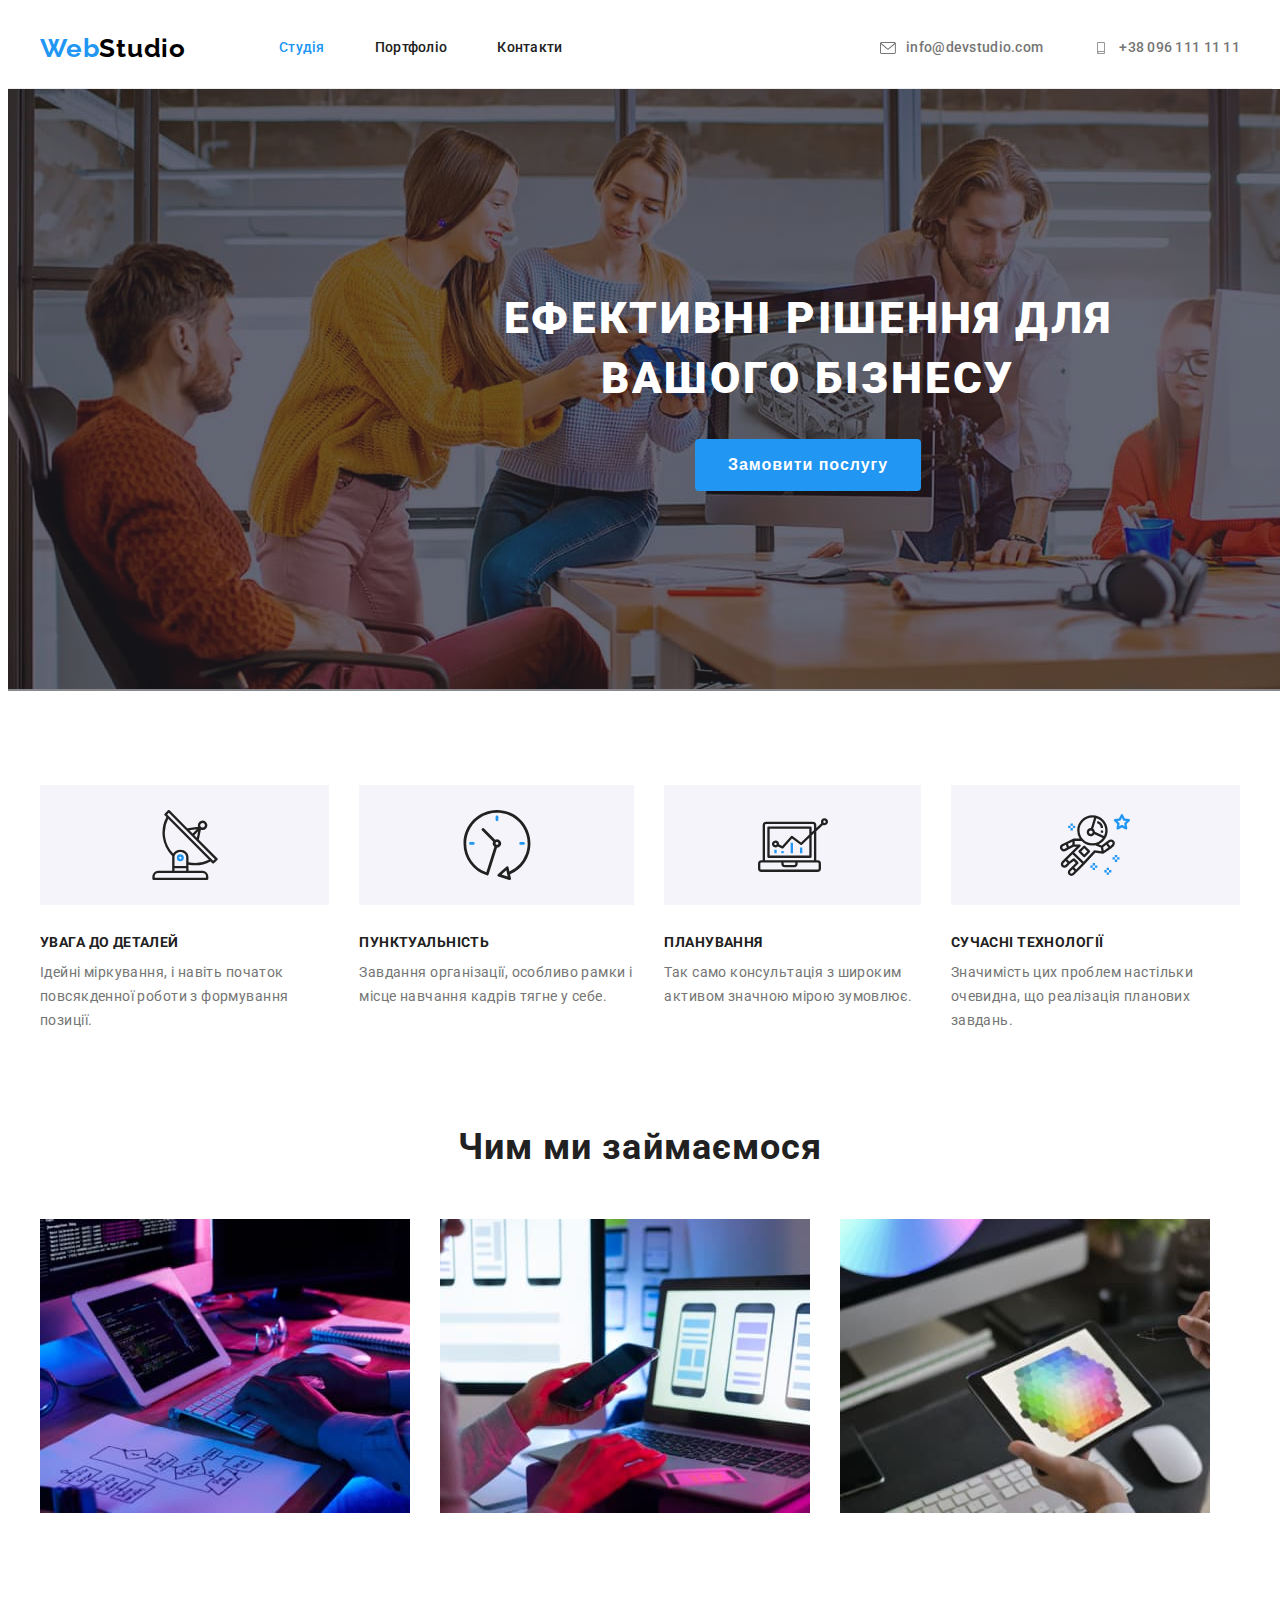
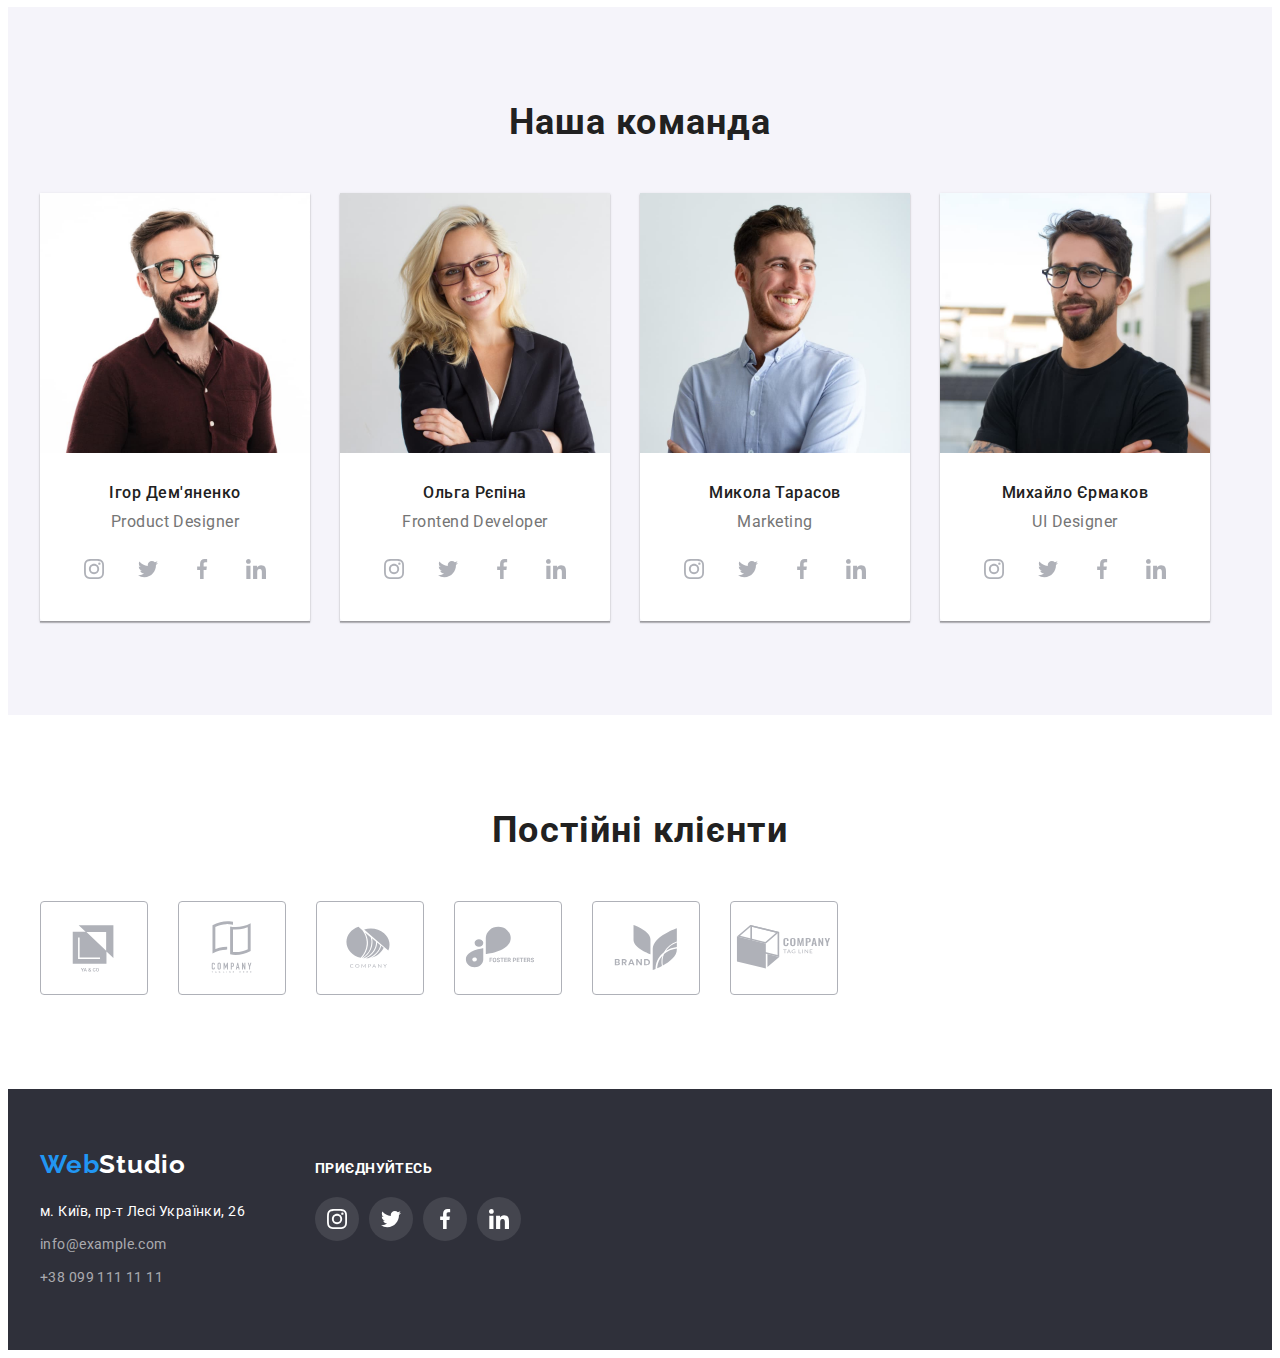
<file: index.html>
<!DOCTYPE html>
<html lang="uk">
  <head>
    <meta charset="UTF-8" />
    <meta name="viewport" content="width=device-width, initial-scale=1.0" />
    <title>Document</title>
    <link rel="preconnect" href="https://fonts.googleapis.com" />
    <link rel="preconnect" href="https://fonts.gstatic.com" crossorigin />
    <link
      href="https://fonts.googleapis.com/css2?family=Raleway:wght@700&family=Roboto:wght@400;500;700;900&display=swap"
      rel="stylesheet"
    />
    <link
      rel="stylesheet"
      href="https://cdnjs.cloudflare.com/ajax/libs/modern-normalize/1.1.0/modern-normalize.min.css"
      integrity="sha512-wpPYUAdjBVSE4KJnH1VR1HeZfpl1ub8YT/NKx4PuQ5NmX2tKuGu6U/JRp5y+Y8XG2tV+wKQpNHVUX03MfMFn9Q=="
      crossorigin="anonymous"
      referrerpolicy="no-referrer"
    />
    <link rel="stylesheet" href="./css/styles.css" />
  </head>

  <body>
    <header class="header-page section">
      <div class="container">
        <nav class="header-nav main-nav">
          <a href="./index.html" class="header-logo link" lang="en"
            ><span class="accent-logo">Web</span>Studio</a
          >
          <ul class="header-list list">
            <li class="header-item">
              <a href="./index.html" class="header-link link active">Студія</a>
            </li>
            <li class="header-item">
              <a href="./portfolio.html" class="header-link link">Портфоліо</a>
            </li>
            <li class="header-item">
              <a href="" class="header-link link">Контакти</a>
            </li>
          </ul>
        </nav>

        <ul class="auth-nav list">
          <li class="auth-nav-item">
            <a href="mailto:info@devstudio.com" class="auth-nav-link link">
              <svg class="button-icon" width="16px" height="12px">
                <use href="./img/icon-contacts.svg#icon-envelope"></use>
              </svg>
              info@devstudio.com</a
            >
          </li>
          <li class="auth-nav-item header-tel">
            <a href="tel:+380961111111" class="auth-nav-link link">
              <svg class="button-icon" width="16px" height="12px">
                <use href="./img/icon-contacts.svg#icon-smartphone"></use>
              </svg>
              +38 096 111 11 11</a
            >
          </li>
        </ul>
      </div>
    </header>

    <main>
      <!-- Hero-->
      <section class="hero section">
        <div class="container hero-content">
          <h1 class="hero-main-title">Ефективні рішення для вашого бізнесу</h1>
          <button type="button" class="hero-btn btn">Замовити послугу</button>
        </div>
      </section>

      <!--Advantages-->
      <section class="advantages section-body section">
        <div class="container">
          <h2 class="visually-hidden">Переваги підприємства, його якісні характеристики</h2>
          <ul class="advantages-list list">
            <li class="advantages-item">
              <div class="thumb">
                <svg class="advantages-icon" width="70" height="70">
                  <use href="./img/icon-adv.svg#icon-antenna"></use>
                </svg>
              </div>
              <h3 class="advantages-title">Увага до деталей</h3>
              <p class="advantages-text">
                Ідейні міркування, і навіть початок повсякденної роботи з формування позиції.
              </p>
            </li>
            <li class="advantages-item">
              <div class="thumb">
                <svg class="advantages-icon" width="70" height="70">
                  <use href="./img/icon-adv.svg#icon-clock"></use>
                </svg>
              </div>
              <h3 class="advantages-title">Пунктуальність</h3>
              <p class="advantages-text">
                Завдання організації, особливо рамки і місце навчання кадрів тягне у себе.
              </p>
            </li>
            <li class="advantages-item">
              <div class="thumb">
                <svg class="advantages-icon" width="70" height="70">
                  <use href="./img/icon-adv.svg#icon-diagram"></use>
                </svg>
              </div>
              <h3 class="advantages-title">Планування</h3>
              <p class="advantages-text">
                Так само консультація з широким активом значною мірою зумовлює.
              </p>
            </li>
            <li class="advantages-item">
              <div class="thumb">
                <svg class="advantages-icon" width="70" height="70">
                  <use href="./img/icon-adv.svg#icon-astronaut"></use>
                </svg>
              </div>
              <h3 class="advantages-title">Сучасні технології</h3>
              <p class="advantages-text">
                Значимість цих проблем настільки очевидна, що реалізація планових завдань.
              </p>
            </li>
          </ul>
        </div>
      </section>

      <!--Workarea-->
      <section class="workarea section-body section">
        <div class="container">
          <h2 class="workarea-title-section">Чим ми займаємося</h2>
          <ul class="workarea-list list">
            <li class="workarea-item">
              <img
                src="./img/workarea-1.jpg"
                alt="Чоловічі руки набирають програмний код, який відображається на планшета"
                width="370"
                height="294"
              />
            </li>
            <li class="workarea-item">
              <img
                src="./img/workarea-2.jpg"
                alt="Ноутбук, на екрані якого показані варіанти дисплея мобільних телефонів"
                width="370"
                height="294"
              />
            </li>
            <li class="workarea-item">
              <img
                src="./img/workarea-3.jpg"
                alt="Планшет, на дисплеї якого показана палітра всіх можливих тонів кольорів"
                width="370"
                height="294"
              />
            </li>
          </ul>
        </div>
      </section>

      <!--Team-->
      <section class="team section-body section">
        <div class="container">
          <h2 class="team-title-section">Наша команда</h2>
          <ul class="team-list list">
            <li class="team-item">
              <img
                src="./img/member-1.jpg"
                class="team-img"
                alt="Чоловік"
                width="270"
                height="260"
              />
              <div class="team-content">
                <h3 class="team-title">Ігор Дем'яненко</h3>
                <p class="team-text" lang="en">Product Designer</p>
                <ul class="team-soc list">
                  <li class="team-soc-item">
                    <a href="" class="team-soc-link link">
                      <svg class="team-soc-icon" width="20" height="20">
                        <use href="./img/icon-soc.svg#icon-instagram"></use>
                      </svg>
                    </a>
                  </li>
                  <li class="team-soc-item">
                    <a href="" class="team-soc-link link">
                      <svg class="team-soc-icon" width="20" height="20">
                        <use href="./img/icon-soc.svg#icon-twitter"></use>
                      </svg>
                    </a>
                  </li>
                  <li class="team-soc-item">
                    <a href="" class="team-soc-link link">
                      <svg class="team-soc-icon" width="20" height="20">
                        <use href="./img/icon-soc.svg#icon-facebook"></use>
                      </svg>
                    </a>
                  </li>
                  <li class="team-soc-item">
                    <a href="" class="team-soc-link link">
                      <svg class="team-soc-icon" width="20" height="20">
                        <use href="./img/icon-soc.svg#icon-linkedin"></use>
                      </svg>
                    </a>
                  </li>
                </ul>
              </div>
            </li>
            <li class="team-item">
              <img src="./img/member-2.jpg" class="team-img" alt="Жінка" width="270" height="260" />
              <div class="team-content">
                <h3 class="team-title">Ольга Рєпіна</h3>
                <p class="team-text" lang="en">Frontend Developer</p>
                <ul class="team-soc list">
                  <li class="team-soc-item">
                    <a href="" class="team-soc-link link">
                      <svg class="team-soc-icon" width="20" height="20">
                        <use href="./img/icon-soc.svg#icon-instagram"></use>
                      </svg>
                    </a>
                  </li>
                  <li class="team-soc-item">
                    <a href="" class="team-soc-link link">
                      <svg class="team-soc-icon" width="20" height="20">
                        <use href="./img/icon-soc.svg#icon-twitter"></use>
                      </svg>
                    </a>
                  </li>
                  <li class="team-soc-item">
                    <a href="" class="team-soc-link link">
                      <svg class="team-soc-icon" width="20" height="20">
                        <use href="./img/icon-soc.svg#icon-facebook"></use>
                      </svg>
                    </a>
                  </li>
                  <li class="team-soc-item">
                    <a href="" class="team-soc-link link">
                      <svg class="team-soc-icon" width="20" height="20">
                        <use href="./img/icon-soc.svg#icon-linkedin"></use>
                      </svg>
                    </a>
                  </li>
                </ul>
              </div>
            </li>
            <li class="team-item">
              <img
                src="./img/member-3.jpg"
                class="team-img"
                alt="Чоловік"
                width="270"
                height="260"
              />
              <div class="team-content">
                <h3 class="team-title">Микола Тарасов</h3>
                <p class="team-text" lang="en">Marketing</p>
                <ul class="team-soc list">
                  <li class="team-soc-item">
                    <a href="" class="team-soc-link link">
                      <svg class="team-soc-icon" width="20" height="20">
                        <use href="./img/icon-soc.svg#icon-instagram"></use>
                      </svg>
                    </a>
                  </li>
                  <li class="team-soc-item">
                    <a href="" class="team-soc-link link">
                      <svg class="team-soc-icon" width="20" height="20">
                        <use href="./img/icon-soc.svg#icon-twitter"></use>
                      </svg>
                    </a>
                  </li>
                  <li class="team-soc-item">
                    <a href="" class="team-soc-link link">
                      <svg class="team-soc-icon" width="20" height="20">
                        <use href="./img/icon-soc.svg#icon-facebook"></use>
                      </svg>
                    </a>
                  </li>
                  <li class="team-soc-item">
                    <a href="" class="team-soc-link link">
                      <svg class="team-soc-icon" width="20" height="20">
                        <use href="./img/icon-soc.svg#icon-linkedin"></use>
                      </svg>
                    </a>
                  </li>
                </ul>
              </div>
            </li>
            <li class="team-item">
              <img
                src="./img/member-4.jpg"
                class="team-img"
                alt="Чоловік"
                width="270"
                height="260"
              />
              <div class="team-content">
                <h3 class="team-title">Михайло Єрмаков</h3>
                <p class="team-text" lang="en">UI Designer</p>
                <ul class="team-soc list">
                  <li class="team-soc-item">
                    <a href="" class="team-soc-link link">
                      <svg class="team-soc-icon" width="20" height="20">
                        <use href="./img/icon-soc.svg#icon-instagram"></use>
                      </svg>
                    </a>
                  </li>
                  <li class="team-soc-item">
                    <a href="" class="team-soc-link link">
                      <svg class="team-soc-icon" width="20" height="20">
                        <use href="./img/icon-soc.svg#icon-twitter"></use>
                      </svg>
                    </a>
                  </li>
                  <li class="team-soc-item">
                    <a href="" class="team-soc-link link">
                      <svg class="team-soc-icon" width="20" height="20">
                        <use href="./img/icon-soc.svg#icon-facebook"></use>
                      </svg>
                    </a>
                  </li>
                  <li class="team-soc-item">
                    <a href="" class="team-soc-link link">
                      <svg class="team-soc-icon" width="20" height="20">
                        <use href="./img/icon-soc.svg#icon-linkedin"></use>
                      </svg>
                    </a>
                  </li>
                </ul>
              </div>
            </li>
          </ul>
        </div>
      </section>

      <!--Clients-->
      <section class="clients section-body section">
        <div class="container">
          <h2 class="clients-title">Постійні клієнти</h2>
          <ul class="clients-list list">
            <li class="clients-item">
              <a href="" class="clients-link link">
                <svg class="clients-icon" width="106" height="60">
                  <use href="./img/icon-logo.svg#icon-Logo-1"></use>
                </svg>
              </a>
            </li>
            <li class="clients-item">
              <a href="" class="clients-link link">
                <svg class="clients-icon" width="106" height="60">
                  <use href="./img/icon-logo.svg#icon-Logo-2"></use>
                </svg>
              </a>
            </li>
            <li class="clients-item">
              <a href="" class="clients-link link">
                <svg class="clients-icon" width="106" height="60">
                  <use href="./img/icon-logo.svg#icon-Logo-3"></use>
                </svg>
              </a>
            </li>
            <li class="clients-item">
              <a href="" class="clients-link link">
                <svg class="clients-icon" width="106" height="60">
                  <use href="./img/icon-logo.svg#icon-Logo-4"></use>
                </svg>
              </a>
            </li>
            <li class="clients-item">
              <a href="" class="clients-link link">
                <svg class="clients-icon" width="106" height="60">
                  <use href="./img/icon-logo.svg#icon-Logo-5"></use>
                </svg>
              </a>
            </li>
            <li class="clients-item">
              <a href="" class="clients-link link">
                <svg class="clients-icon" width="106" height="60">
                  <use href="./img/icon-logo.svg#icon-Logo-6"></use>
                </svg>
              </a>
            </li>
          </ul>
        </div>
      </section>
    </main>

    <footer class="footer section">
      <div class="container">
        <div class="footer-contacts">
          <a href="./index.html" class="footer-logo link" lang="en"
            ><span class="accent-logo">Web</span>Studio</a
          >
          <address>
            <p class="address-text">м. Київ, пр-т Лесі Українки, 26</p>
            <ul class="address-list list">
              <li class="footer-item">
                <a href="mailto:info@example.com" class="address-mail-link link"
                  >info@example.com</a
                >
              </li>
              <li>
                <a href="tel:+380991111111" class="address-tel-link link">+38 099 111 11 11</a>
              </li>
            </ul>
          </address>
        </div>
        <div class="footer-soc">
          <b class="footer-soc-agitation">приєднуйтесь</b>
          <ul class="footer-soc-list list">
            <li class="footer-soc-item">
              <a href="" class="footer-soc-link link">
                <svg class="footer-soc-icon" width="20" height="20">
                  <use href="./img/icon-footer-soc.svg#icon-instagram"></use>
                </svg>
              </a>
            </li>
            <li>
              <a href="" class="footer-soc-link link">
                <svg class="footer-soc-icon" width="20" height="20">
                  <use href="./img/icon-footer-soc.svg#icon-twitter"></use>
                </svg>
              </a>
            </li>
            <li>
              <a href="" class="footer-soc-link link">
                <svg class="footer-soc-icon" width="20" height="20">
                  <use href="./img/icon-footer-soc.svg#icon-facebook"></use>
                </svg>
              </a>
            </li>
            <li>
              <a href="" class="footer-soc-link link">
                <svg class="footer-soc-icon" width="20" height="20">
                  <use href="./img/icon-footer-soc.svg#icon-linkedin"></use>
                </svg>
              </a>
            </li>
          </ul>
        </div>
      </div>
    </footer>
  </body>
</html>
</file>
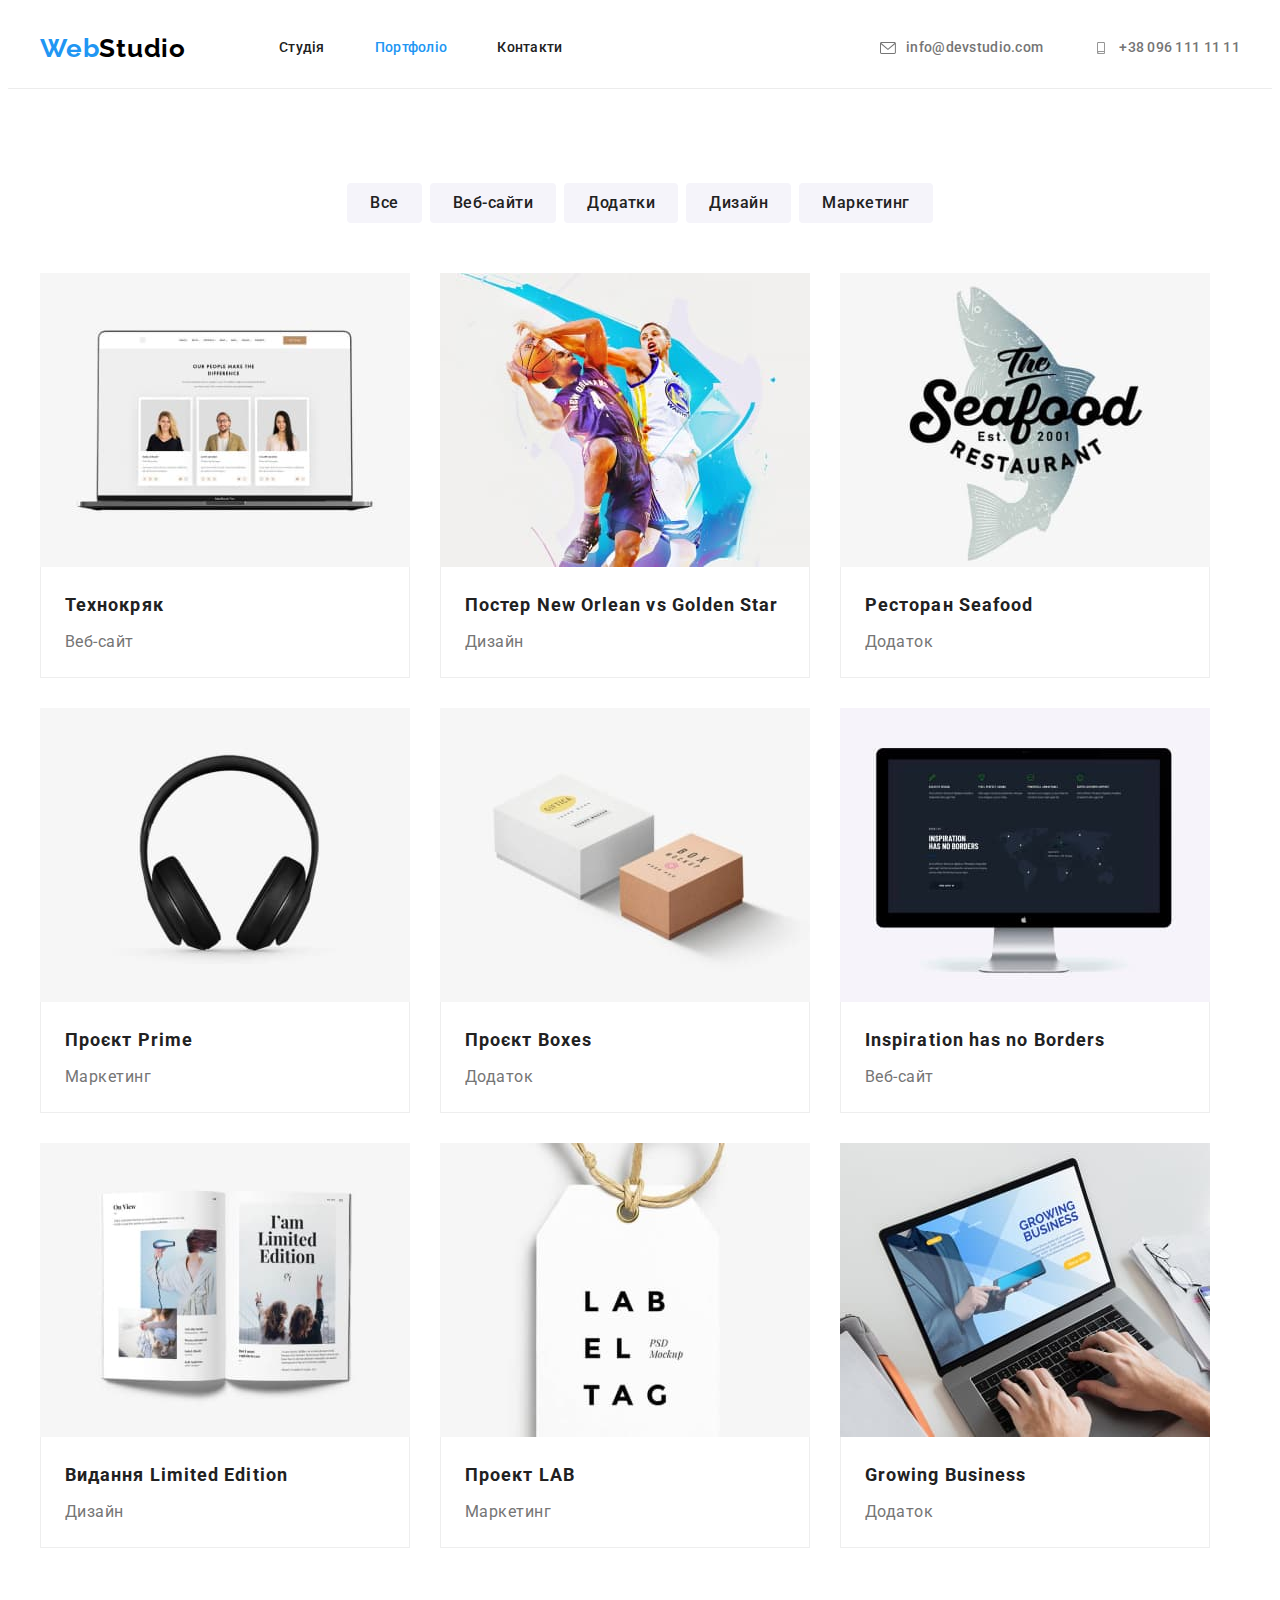
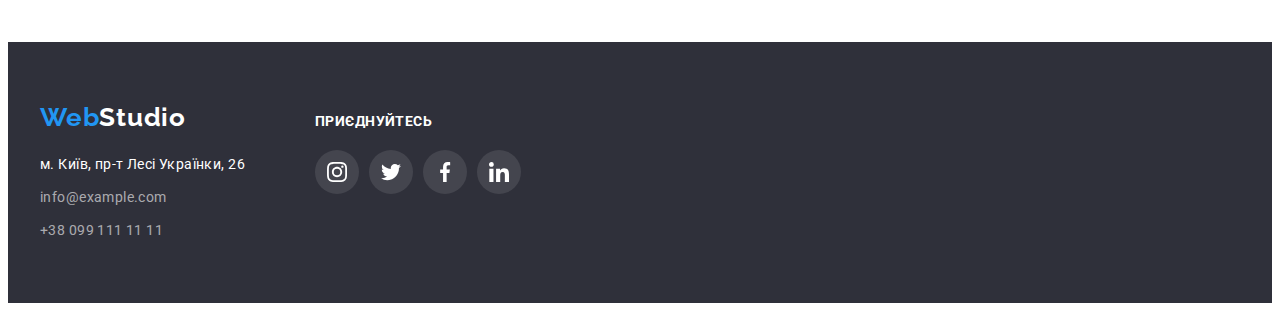
<file: portfolio.html>
<!DOCTYPE html>
<html lang="uk">
  <head>
    <meta charset="UTF-8" />
    <meta name="viewport" content="width=device-width, initial-scale=1.0" />
    <title>Document</title>
    <link rel="preconnect" href="https://fonts.googleapis.com" />
    <link rel="preconnect" href="https://fonts.gstatic.com" crossorigin />
    <link
      href="https://fonts.googleapis.com/css2?family=Raleway:wght@700&family=Roboto:wght@400;500;700;900&display=swap"
      rel="stylesheet"
    />
    <link
      rel="stylesheet"
      href="https://cdnjs.cloudflare.com/ajax/libs/modern-normalize/1.1.0/modern-normalize.min.css"
      integrity="sha512-wpPYUAdjBVSE4KJnH1VR1HeZfpl1ub8YT/NKx4PuQ5NmX2tKuGu6U/JRp5y+Y8XG2tV+wKQpNHVUX03MfMFn9Q=="
      crossorigin="anonymous"
      referrerpolicy="no-referrer"
    />
    <link rel="stylesheet" href="./css/styles.css" />
  </head>

  <body>
    <header class="header-page section">
      <div class="container">
        <nav class="header-nav main-nav">
          <a href="./index.html" class="header-logo link" lang="en"
            ><span class="accent-logo">Web</span>Studio</a
          >
          <ul class="header-list list">
            <li class="header-item">
              <a href="./index.html" class="header-link link">Студія</a>
            </li>
            <li class="header-item">
              <a href="./portfolio.html" class="header-link link active">Портфоліо</a>
            </li>
            <li class="header-item">
              <a href="" class="header-link link">Контакти</a>
            </li>
          </ul>
        </nav>

        <ul class="auth-nav list">
          <li class="auth-nav-item">
            <a href="mailto:info@devstudio.com" class="auth-nav-link link">
              <svg class="button-icon" width="16px" height="12px">
                <use href="./img/icon-contacts.svg#icon-envelope"></use>
              </svg>
              info@devstudio.com</a
            >
          </li>
          <li class="auth-nav-item header-tel">
            <a href="tel:+380961111111" class="auth-nav-link link">
              <svg class="button-icon" width="16px" height="12px">
                <use href="./img/icon-contacts.svg#icon-smartphone"></use>
              </svg>
              +38 096 111 11 11</a
            >
          </li>
        </ul>
      </div>
    </header>

    <main>
      <section class="portfolio-page section section-body">
        <div class="container">
          <h1 class="visually-hidden">Сторінка Портфоліо</h1>

          <!--FILTER-BUTTON-->
          <ul class="portfolio-btn-list list">
            <li class="portfolio-btn-item">
              <button type="button" class="portfolio-btn btn">Все</button>
            </li>
            <li class="portfolio-btn-item">
              <button type="button" class="portfolio-btn btn">Веб-сайти</button>
            </li>
            <li class="portfolio-btn-item">
              <button type="button" class="portfolio-btn btn">Додатки</button>
            </li>
            <li class="portfolio-btn-item">
              <button type="button" class="portfolio-btn btn">Дизайн</button>
            </li>
            <li class="portfolio-btn-item">
              <button type="button" class="portfolio-btn btn">Маркетинг</button>
            </li>
          </ul>

          <!--Pictures-->
          <ul class="portfolio-list list">
            <li class="portfolio-list-item">
              <a href="" class="portfolio-list-link link">
                <img
                  src="./img/portfolio-1.jpg"
                  alt="Дисплей ноутбуку із зображенням сайту"
                  width="370"
                  height="294"
                />
                <div class="portfolio-card-content">
                  <h2 class="portfolio-list-title">Технокряк</h2>
                  <p class="portfolio-list-text">Веб-сайт</p>
                </div>
              </a>
            </li>
            <li class="portfolio-list-item">
              <a href="" class="portfolio-list-link link">
                <img
                  src="./img/portfolio-2.jpg"
                  alt="Два гравці в баскетбол"
                  width="370"
                  height="294"
                />
                <div class="portfolio-card-content">
                  <h2 class="portfolio-list-title">
                    Постер <span lang="en">New Orlean vs Golden Star</span>
                  </h2>
                  <p class="portfolio-list-text">Дизайн</p>
                </div>
              </a>
            </li>
            <li class="portfolio-list-item">
              <a href="" class="portfolio-list-link link">
                <img
                  src="./img/portfolio-3.jpg"
                  alt="Емблема ресторану Seafood"
                  width="370"
                  hight="294"
                />
                <div class="portfolio-card-content">
                  <h2 class="portfolio-list-title">Ресторан <span lang="en">Seafood</span></h2>
                  <p class="portfolio-list-text">Додаток</p>
                </div>
              </a>
            </li>
            <li class="portfolio-list-item">
              <a href="" class="portfolio-list-link link">
                <img src="./img/portfolio-4.jpg" alt="Навушники" width="370" height="294" />
                <div class="portfolio-card-content">
                  <h2 class="portfolio-list-title">Проєкт <span lang="en">Prime</span></h2>
                  <p class="portfolio-list-text">Маркетинг</p>
                </div>
              </a>
            </li>
            <li class="portfolio-list-item">
              <a href="" class="portfolio-list-link link">
                <img src="./img/portfolio-5.jpg" alt="Дві коробки" width="370" height="294" />
                <div class="portfolio-card-content">
                  <h2 class="portfolio-list-title">Проєкт <span lang="en">Boxes</span></h2>
                  <p class="portfolio-list-text">Додаток</p>
                </div>
              </a>
            </li>
            <li class="portfolio-list-item">
              <a href="" class="portfolio-list-link link">
                <img
                  src="./img/portfolio-6.jpg"
                  alt="Монітор компєютера"
                  width="370"
                  height="294"
                />
                <div class="portfolio-card-content">
                  <h2 class="portfolio-list-title" lang="en">Inspiration has no Borders</h2>
                  <p class="portfolio-list-text">Веб-сайт</p>
                </div>
              </a>
            </li>
            <li class="portfolio-list-item">
              <a href="" class="portfolio-list-link link">
                <img src="./img/portfolio-7.jpg" alt="Журнал" width="370" height="294" />
                <div class="portfolio-card-content">
                  <h2 class="portfolio-list-title">
                    Видання <span lang="en">Limited Edition</span>
                  </h2>
                  <p class="portfolio-list-text">Дизайн</p>
                </div>
              </a>
            </li>
            <li class="portfolio-list-item">
              <a href="" class="portfolio-list-link link">
                <img
                  src="./img/portfolio-8.jpg"
                  alt="Бірка з написом psd Mockup LAB"
                  width="370"
                  height="294"
                />
                <div class="portfolio-card-content">
                  <h2 class="portfolio-list-title">Проект <span lang="en">LAB</span></h2>
                  <p class="portfolio-list-text">Маркетинг</p>
                </div>
              </a>
            </li>
            <li class="portfolio-list-item">
              <a href="" class="portfolio-list-link link">
                <img
                  src="./img/portfolio-9.jpg"
                  alt="Руки людини, що працює за ноутбуком"
                  width="370"
                />
                <div class="portfolio-card-content">
                  <h2 class="portfolio-list-title" lang="en">Growing Business</h2>
                  <p class="portfolio-list-text">Додаток</p>
                </div>
              </a>
            </li>
          </ul>
        </div>
      </section>
    </main>

    <footer class="footer section">
      <div class="container">
        <div class="footer-contacts">
          <a href="./index.html" class="footer-logo link" lang="en"
            ><span class="accent-logo">Web</span>Studio</a
          >
          <address>
            <p class="address-text">м. Київ, пр-т Лесі Українки, 26</p>
            <ul class="address-list list">
              <li class="footer-item">
                <a href="mailto:info@example.com" class="address-mail-link link"
                  >info@example.com</a
                >
              </li>
              <li>
                <a href="tel:+380991111111" class="address-tel-link link">+38 099 111 11 11</a>
              </li>
            </ul>
          </address>
        </div>
        <div class="footer-soc">
          <b class="footer-soc-agitation">приєднуйтесь</b>
          <ul class="footer-soc-list list">
            <li class="footer-soc-item">
              <a href="" class="footer-soc-link link">
                <svg class="footer-soc-icon" width="20" height="20">
                  <use href="./img/icon-footer-soc.svg#icon-instagram"></use>
                </svg>
              </a>
            </li>
            <li>
              <a href="" class="footer-soc-link link">
                <svg class="footer-soc-icon" width="20" height="20">
                  <use href="./img/icon-footer-soc.svg#icon-twitter"></use>
                </svg>
              </a>
            </li>
            <li>
              <a href="" class="footer-soc-link link">
                <svg class="footer-soc-icon" width="20" height="20">
                  <use href="./img/icon-footer-soc.svg#icon-facebook"></use>
                </svg>
              </a>
            </li>
            <li>
              <a href="" class="footer-soc-link link">
                <svg class="footer-soc-icon" width="20" height="20">
                  <use href="./img/icon-footer-soc.svg#icon-linkedin"></use>
                </svg>
              </a>
            </li>
          </ul>
        </div>
      </div>
    </footer>
  </body>
</html>
</file>
<file: css/styles.css>
/*Фон
фон шапки   #FFFFFF;
Hero   #2F303A;
button   #2196F3;
фон Наша команда    #F5F4FA;
футер   #2F303A;
*/

/*Текст
логотип   #2196F3;
логотип   #000000
Hero h1 + button + footer p   #FFFFFF;
nav+ h2 + h3   #212121;
tel + p   #757575;
footer mail + tel   rgba(255, 255, 255, 0.6);
*/

:root {
  --primary-text-color: #757575;
  --primary-white-color: #ffffff;
  --accent-color: #2196f3;
  --hero-footer-color: #2f303a;
  --title-color: #212121;
  --adv-workarea-color: #f5f5f5;
  --typical-letter-spacing: 0.03em;
  --main-gap: 30px;
}

p,
h1,
h2,
h3,
h4,
h5,
h6 {
  margin: 0;
}
ul {
  margin: 0;
  padding-left: 0;
}
.btn {
  cursor: pointer;
  display: block;
}
.btn:hover,
.btn:focus {
  background-color: #188ce8;
  color: #ffffff;
}
address {
  font-style: normal;
}
img {
  display: block;
  min-width: 100%;
  height: auto;
}
body {
  color: var(--primary-text-color);
  font-family: 'Roboto', sans-serif;
}
.list {
  list-style: none;
}
.link {
  text-decoration: none;
  display: block;
}
.link:hover,
.link:focus {
  color: var(--accent-color);
  fill: var(--accent-color);
}
.container {
  width: 1200px;
  padding-left: 15px;
  padding-right: 15px;
  margin-left: auto;
  margin-right: auto;
  /*outline: 2px solid red;*/
}

.section {
  margin-right: auto;
  margin-left: auto;
}
.section-body {
  padding-top: 94px;
  padding-bottom: 94px;
}

/*-----------HEADER------------*/

.header-page {
  border-bottom: 1px solid #ececec;
}
.header-page .container {
  display: flex;
  align-items: center;
}
.header-nav,
.header-list,
.auth-nav {
  display: flex;
  align-items: center;
}
.header-list {
  column-gap: 50px;
}

.header-logo {
  color: #000000;
  /*border-color: inherit;*/
  font-family: 'Raleway', sans-serif;
  font-weight: 700;
  font-size: 26px;
  line-height: 1.19;
  letter-spacing: var(--typical-letter-spacing);
  margin-right: 93px;
}
.accent-logo {
  color: var(--accent-color);
}
.header-link,
.auth-nav-link {
  padding-top: 32px;
  padding-bottom: 32px;
}
.header-link {
  color: var(--title-color);
}
.auth-nav {
  margin-left: auto;
  gap: 50px;
}
.auth-nav-link {
  display: flex;
  align-items: center;
  gap: 10px;
  color: var(--primary-text-color);
  fill: var(--primary-text-color);
}
.header-link,
.auth-nav-link {
  font-weight: 500;
  font-size: 14px;
  line-height: 1.14;
  letter-spacing: 0.02em;
}

.header-item .active {
  color: var(--accent-color);
}

/*-----------HERO------------*/

.hero {
  padding-top: 200px;
  padding-bottom: 200px;
  width: 1600px;
  background-color: #c4c4c4;
  background-image: linear-gradient(rgba(47, 48, 58, 0.4), rgba(47, 48, 58, 0.4)),
    url(../img/hero-bg.jpg);
  background-repeat: no-repeat;
}

.hero-main-title {
  color: #ffffff;
  font-weight: 900;
  font-size: 44px;
  line-height: 1.36;
  letter-spacing: 0.06em;
  text-transform: uppercase;
  text-align: center;
  max-width: 696px;
  margin-right: auto;
  margin-left: auto;
  margin-bottom: 30px;
}
.hero-btn {
  background-color: var(--accent-color);
  color: #ffffff;
  font-weight: 700;
  font-size: 16px;
  line-height: 1.88;
  letter-spacing: 0.06em;
  min-width: 216px;
  padding: 10px 32px;
  border: 1px solid transparent;
  border-radius: 4px;
  margin: 0 auto;
}

/*-----------ADVANTAGES------------*/

.advantages {
  padding-bottom: 0;
}
.visually-hidden {
  position: absolute;
  white-space: nowrap;
  width: 1px;
  height: 1px;
  overflow: hidden;
  border: 0;
  padding: 0;
  clip: rect(0 0 0 0);
  clip-path: inset(50%);
  margin: -1px;
}
.advantages-list {
  display: flex;
  gap: var(--main-gap);
}
.advantages-item {
  width: calc((100%-90) / 4);
}
.thumb {
  display: flex;
  justify-content: center;
  align-items: center;
  height: 120px;
  margin-bottom: 30px;
  background-color: #f5f4fa;
}
.advantages-title,
.workarea-title-section,
.team-title-section {
  color: var(--title-color);
  font-weight: 700;
  letter-spacing: var(--typical-letter-spacing);
}
.advantages-title {
  font-size: 14px;
  line-height: 1.14;
  text-transform: uppercase;
  margin-bottom: 10px;
}
.advantages-text {
  font-size: 14px;
  line-height: 1.71;
  letter-spacing: var(--typical-letter-spacing);
}

/*-----------WORKAREA------------*/

.workarea-title-section {
  font-size: 36px;
  line-height: 1.17;
  text-align: center;
  margin-bottom: 50px;
}
.workarea-list {
  display: flex;
  gap: var(--main-gap);
}
.workarea-item {
  flex-basis: calc((100%-60) / 3);
}

/*-----------TEAM------------*/
.team {
  background-color: #f5f4fa;
}

.team-title-section {
  font-size: 36px;
  line-height: 1.17;
  text-align: center;
  margin-bottom: 50px;
}
.team-list {
  display: flex;
  gap: var(--main-gap);
}
.team-item {
  width: calc((100%-90px) / 4);
  box-shadow: 0px 1px 3px rgba(0, 0, 0, 0.12), 0px 1px 1px rgba(0, 0, 0, 0.14),
    0px 2px 1px rgba(0, 0, 0, 0.2);
}
.team-img {
  background-color: #757575;
}
.team-content {
  padding-top: 30px;
  padding-bottom: 30px;
  padding-right: 10px;
  padding-left: 10px;
  background-color: #fff;
  border-radius: 0px 0px 4px 4px;
}
.team-title {
  color: var(--title-color);
  font-weight: 500;
  font-size: 16px;
  line-height: 1.19;
  text-align: center;
  letter-spacing: var(--typical-letter-spacing);
  margin-bottom: 10px;
}
.team-text {
  font-size: 16px;
  line-height: 1.19;
  text-align: center;
  letter-spacing: var(--typical-letter-spacing);
  margin-bottom: 16px;
}
.team-soc {
  display: flex;
  justify-content: center;
  gap: 10px;
}
.team-soc-link {
  width: 44px;
  height: 44px;
  border-radius: 50%;
  background-color: #ffffff;
  display: flex;
  align-items: center;
  justify-content: center;
  fill: #afb1b8;
}
.team-soc-link:hover,
.team-soc-link:focus {
  background-color: var(--accent-color);
  fill: #ffffff;
}

/*-----------Clients------------*/
.clients-title {
  font-weight: 700;
  font-size: 36px;
  line-height: 1.17;
  text-align: center;
  letter-spacing: var(--typical-letter-spacing);
  color: var(--title-color);
  margin-bottom: 50px;
}
.clients-list {
  display: flex;
  gap: var(--main-gap);
}
.clients-item {
  width: calc((100%-150px) / 6);
}
.clients-link {
  height: 92px;
  border: 1px solid #afb1b8;
  border-radius: 4px;
  background-color: transparent;
  display: flex;
  justify-content: center;
  align-items: center;
  fill: #afb1b8;
}
.clients-link:hover,
.clients-link:focus {
  border: 1px solid var(--accent-color);
  fill: var(--accent-color);
}

/*-----------Footer------------*/

.footer {
  color: var(--primary-white-color);
  background-color: var(--hero-footer-color);
  padding-top: 60px;
  padding-bottom: 60px;
}

.footer .container {
  display: flex;
  align-items: baseline;
}
.footer-contacts {
  margin-right: 70px;
}

.footer-logo {
  color: var(--primary-white-color);
  font-family: 'Raleway', sans-serif;
  font-weight: 700;
  font-size: 26px;
  line-height: 1.19;
  letter-spacing: var(--typical-letter-spacing);
  margin-bottom: 20px;
}
.address-mail-link,
.address-tel-link {
  color: rgba(255, 255, 255, 0.6);
}
.address-text {
  margin-bottom: 9px;
}
.address-text,
.address-mail-link,
.address-tel-link {
  font-family: 'Roboto', sans-serif;
  font-size: 14px;
  line-height: 1.71;
  letter-spacing: var(--typical-letter-spacing);
}
.footer-item {
  margin-bottom: 9px;
}
.footer-soc-agitation {
  display: inline-block;
  margin-bottom: 20px;
  color: var(--primary-white-color);
  font-weight: 700;
  font-size: 14px;
  line-height: 1.14;
  letter-spacing: var(--typical-letter-spacing);
  text-transform: uppercase;
}
.footer-soc-list {
  display: flex;
  gap: 10px;
}
.footer-soc-link {
  display: flex;
  justify-content: center;
  align-items: center;
  width: 44px;
  height: 44px;
  border-radius: 50%;
  background-color: rgba(255, 255, 255, 0.1);
  fill: var(--primary-white-color);
}
.footer-soc-link:hover,
.footer-soc-link:focus {
  background-color: var(--accent-color);
  fill: var(--primary-white-color);
}

/*------------PORTFOLIO--------------*/
/*----------FILTER-BUTTON------------*/
.portfolio-page {
  font-family: 'Roboto', sans-serif;
}
.portfolio-btn-list {
  display: flex;
  gap: 8px;
  justify-content: center;
  margin-bottom: 50px;
}
.portfolio-btn,
.portfolio-list-item,
.portfolio-list-text {
  font-family: 'Roboto', sans-serif;
}
.portfolio-btn {
  color: var(--title-color);
  background: #f5f4fa;
  font-weight: 500;
  font-size: 16px;
  line-height: 1.62;
  letter-spacing: var(--typical-letter-spacing);
  border-radius: 4px;
  border: 1px solid transparent;
  min-width: 73px;
  padding: 6px 22px;
}
.portfolio-btn:hover,
.portfolio-btn:focus {
  box-shadow: 0px 3px 1px rgba(0, 0, 0, 0.1), 0px 1px 2px rgba(0, 0, 0, 0.08),
    0px 2px 2px rgba(0, 0, 0, 0.12);
}
.portfolio-list {
  display: flex;
  flex-wrap: wrap;
  gap: var(--main-gap);
}
.portfolio-list-item {
  background-color: var(--primary-white-color);
  flex-basis: calc((100%-90) / 4);
}
.portfolio-list-link:hover,
.portfolio-list-link:focus {
  box-shadow: 0px 1px 1px rgba(0, 0, 0, 0.12), 0px 4px 4px rgba(0, 0, 0, 0.06),
    1px 4px 6px rgba(0, 0, 0, 0.16);
}
.portfolio-card-content {
  padding: 20px 24px;
  border-bottom: 1px solid #eeeeee;
  border-right: 1px solid #eeeeee;
  border-left: 1px solid #eeeeee;
}
.portfolio-list-title {
  color: #212121;
  font-weight: 700;
  font-size: 18px;
  line-height: 2;
  letter-spacing: 0.06em;
  margin-bottom: 4px;
}
.portfolio-list-text {
  color: var(--primary-text-color);
  font-style: normal;
  font-size: 16px;
  line-height: 1.88;
  letter-spacing: var(--typical-letter-spacing);
}
</file>
